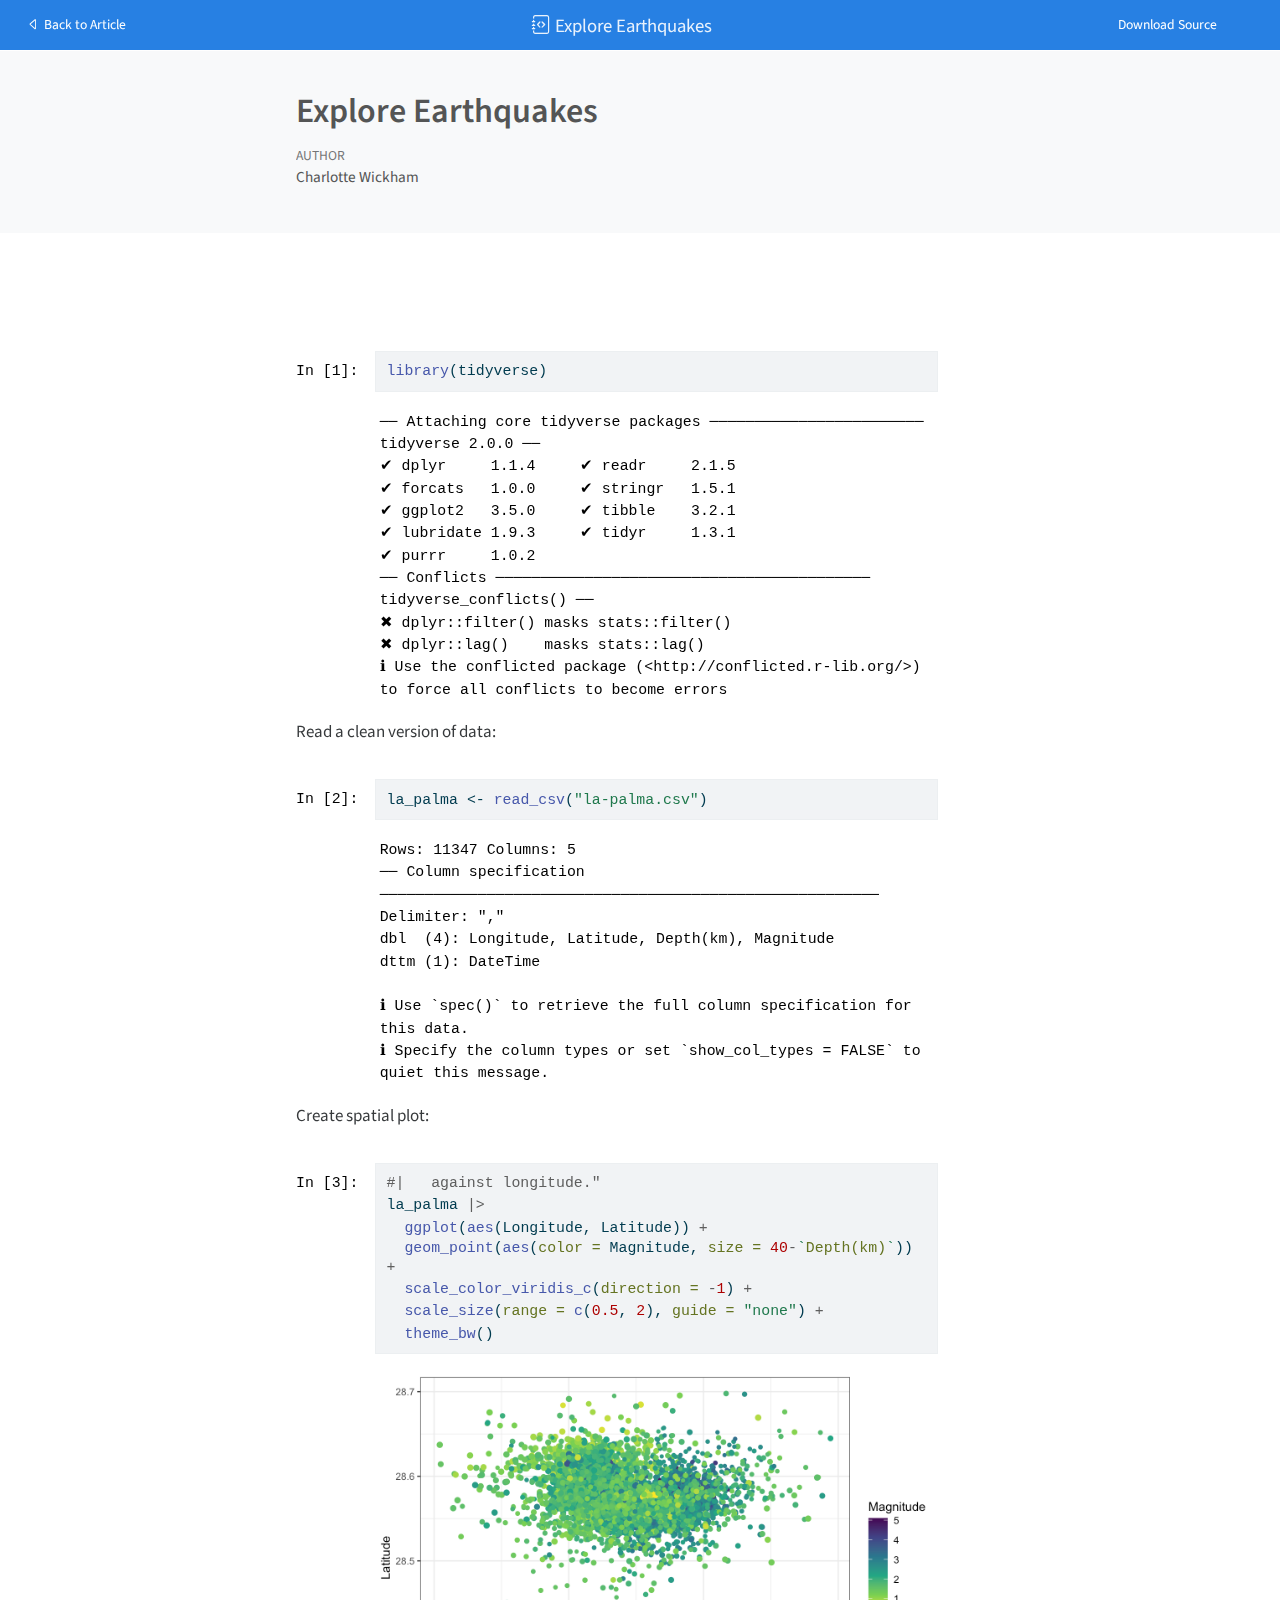
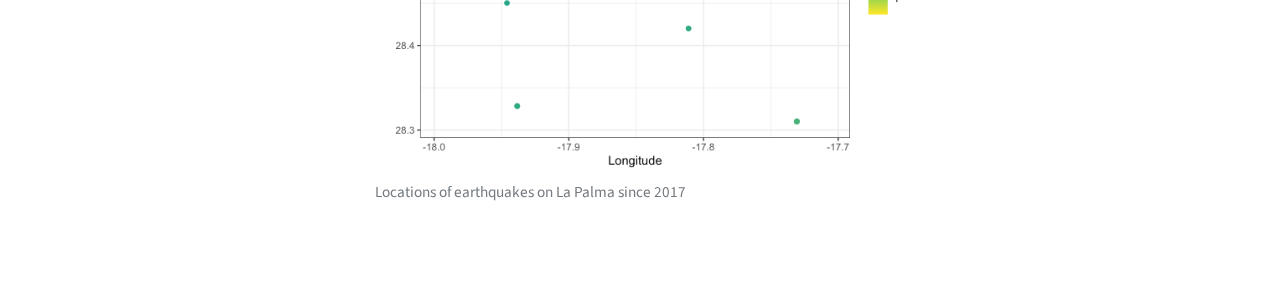
<file: notebooks/explore-earthquakes-preview.html>
<!DOCTYPE html>
<html xmlns="http://www.w3.org/1999/xhtml" lang="en" xml:lang="en"><head>
    <meta charset="utf-8">
    <meta name="generator" content="quarto-1.8.22">

    <meta name="viewport" content="width=device-width, initial-scale=1.0, user-scalable=yes">

    <meta name="author" content="Charlotte Wickham">

    <title>Explore Earthquakes</title>
    <style>
      code{white-space: pre-wrap;}
      span.smallcaps{font-variant: small-caps;}
      div.columns{display: flex; gap: min(4vw, 1.5em);}
      div.column{flex: auto; overflow-x: auto;}
      div.hanging-indent{margin-left: 1.5em; text-indent: -1.5em;}
      ul.task-list{list-style: none;}
      ul.task-list li input[type="checkbox"] {
        width: 0.8em;
        margin: 0 0.8em 0.2em -1em; /* quarto-specific, see https://github.com/quarto-dev/quarto-cli/issues/4556 */ 
        vertical-align: middle;
      }
      /* CSS for syntax highlighting */
      html { -webkit-text-size-adjust: 100%; }
      pre > code.sourceCode { white-space: pre; position: relative; }
      pre > code.sourceCode > span { display: inline-block; line-height: 1.25; }
      pre > code.sourceCode > span:empty { height: 1.2em; }
      .sourceCode { overflow: visible; }
      code.sourceCode > span { color: inherit; text-decoration: inherit; }
      div.sourceCode { margin: 1em 0; }
      pre.sourceCode { margin: 0; }
      @media screen {
      div.sourceCode { overflow: auto; }
      }
      @media print {
      pre > code.sourceCode { white-space: pre-wrap; }
      pre > code.sourceCode > span { text-indent: -5em; padding-left: 5em; }
      }
      pre.numberSource code
        { counter-reset: source-line 0; }
      pre.numberSource code > span
        { position: relative; left: -4em; counter-increment: source-line; }
      pre.numberSource code > span > a:first-child::before
        { content: counter(source-line);
          position: relative; left: -1em; text-align: right; vertical-align: baseline;
          border: none; display: inline-block;
          -webkit-touch-callout: none; -webkit-user-select: none;
          -khtml-user-select: none; -moz-user-select: none;
          -ms-user-select: none; user-select: none;
          padding: 0 4px; width: 4em;
        }
      pre.numberSource { margin-left: 3em;  padding-left: 4px; }
      div.sourceCode
        {   }
      @media screen {
      pre > code.sourceCode > span > a:first-child::before { text-decoration: underline; }
      }
    </style>

    <style>
      body.hypothesis-enabled #quarto-embed-header {
        padding-right: 36px;
      }

      #quarto-embed-header {
        height: 3em;
        width: 100%;
        display: flex;
        justify-content: space-between;
        align-items: center;
        border-bottom: solid 1px;
      }

      #quarto-embed-header h6 {
        font-size: 1.1em;
        padding-top: 0.6em;
        margin-left: 1em;
        margin-right: 1em;
        font-weight: 400;
      }

      #quarto-embed-header a.quarto-back-link,
      #quarto-embed-header a.quarto-download-embed {
        font-size: 0.8em;
        margin-top: 1em;
        margin-bottom: 1em;
        margin-left: 1em;
        margin-right: 1em;
      }

      .quarto-back-container {
        padding-left: 0.5em;
        display: flex;
      }

      .headroom {
          will-change: transform;
          transition: transform 200ms linear;
      }

      .headroom--pinned {
          transform: translateY(0%);
      }

      .headroom--unpinned {
          transform: translateY(-100%);
      }      
    </style>

    <script>
    window.document.addEventListener("DOMContentLoaded", function () {

      var header = window.document.querySelector("#quarto-embed-header");
      const titleBannerEl = window.document.querySelector("body > #title-block-header");
      if (titleBannerEl) {
        titleBannerEl.style.paddingTop = header.clientHeight + "px";
      }
      const contentEl = window.document.getElementById('quarto-content');
      for (const child of contentEl.children) {
        child.style.paddingTop = header.clientHeight + "px";
        child.style.marginTop = "1em";
      }

      // Use the article root if the `back` call doesn't work. This isn't perfect
      // but should typically work
      window.quartoBackToArticle = () => {
        var currentUrl = window.location.href;
        window.history.back();
        setTimeout(() => {
            // if location was not changed in 100 ms, then there is no history back
            if(currentUrl === window.location.href){              
                // redirect to site root
                window.location.href = "../index.html";
            }
        }, 100);
      }

      const headroom = new window.Headroom(header, {
        tolerance: 5,
        onPin: function () {
        },
        onUnpin: function () {
        },
      });
      headroom.init();
    });
    </script>

    
<script src="../site_libs/manuscript-notebook/headroom.min.js"></script>
<script src="../site_libs/clipboard/clipboard.min.js"></script>
<script src="../site_libs/quarto-html/quarto.js" type="module"></script>
<script src="../site_libs/quarto-html/tabsets/tabsets.js" type="module"></script>
<script src="../site_libs/quarto-html/axe/axe-check.js" type="module"></script>
<script src="../site_libs/quarto-html/popper.min.js"></script>
<script src="../site_libs/quarto-html/tippy.umd.min.js"></script>
<script src="../site_libs/quarto-html/anchor.min.js"></script>
<link href="../site_libs/quarto-html/tippy.css" rel="stylesheet">
<link href="../site_libs/quarto-html/quarto-syntax-highlighting-cd7454b418030687c631a6a7286fbe16.css" rel="stylesheet" id="quarto-text-highlighting-styles">
<script src="../site_libs/bootstrap/bootstrap.min.js"></script>
<link href="../site_libs/bootstrap/bootstrap-icons.css" rel="stylesheet">
<link href="../site_libs/bootstrap/bootstrap-87a30bb52edbaa1f531be99b429da128.min.css" rel="stylesheet" append-hash="true" id="quarto-bootstrap" data-mode="light">
<script src="../site_libs/quarto-contrib/glightbox/glightbox.min.js"></script>
<link href="../site_libs/quarto-contrib/glightbox/glightbox.min.css" rel="stylesheet">
<link href="../site_libs/quarto-contrib/glightbox/lightbox.css" rel="stylesheet">
     <script async="" src="https://hypothes.is/embed.js"></script>
<script>
  window.document.addEventListener("DOMContentLoaded", function (_event) {
    document.body.classList.add('hypothesis-enabled');
  });
</script>  
      </head>

  <body class="quarto-notebook quarto-light">
    <div id="quarto-embed-header" class="headroom fixed-top bg-primary">
      
      <a onclick="window.quartoBackToArticle(); return false;" class="btn btn-primary quarto-back-link" href=""><i class="bi bi-caret-left"></i> Back to Article</a>
      <h6><i class="bi bi-journal-code"></i> Explore Earthquakes</h6>

            <a href="../notebooks/explore-earthquakes.qmd" class="btn btn-primary quarto-download-embed" download="explore-earthquakes.qmd">Download Source</a>
          </div>

     <header id="title-block-header" class="quarto-title-block default toc-left page-columns page-full">
  <div class="quarto-title-banner page-columns page-full">
    <div class="quarto-title column-body">
      <h1 class="title">Explore Earthquakes</h1>
          </div>

    
    <div class="quarto-title-meta-container">
      <div class="quarto-title-meta-column-start">
        
        <div class="quarto-title-meta">

                <div>
            <div class="quarto-title-meta-heading">Author</div>
            <div class="quarto-title-meta-contents">
                        <p>Charlotte Wickham </p>
                      </div>
          </div>
                
          
                
              </div>
      </div>
      <div class="quarto-title-meta-column-end quarto-other-formats-target">
      </div>
    </div>



    <div class="quarto-other-links-text-target">
    </div>  </div>
</header><div id="quarto-content" class="page-columns page-rows-contents page-layout-article toc-left">
<div id="quarto-sidebar-toc-left" class="sidebar toc-left">
  
</div>
<div id="quarto-margin-sidebar" class="sidebar margin-sidebar zindex-bottom">
</div>
<main class="content quarto-banner-title-block" id="quarto-document-content">      

     <div class="cell-container"><div class="cell-decorator"><pre>In [1]:</pre></div><div class="cell">
<div class="code-copy-outer-scaffold"><div class="sourceCode cell-code" id="cb1"><pre class="sourceCode r code-with-copy"><code class="sourceCode r"><span id="cb1-1"><a href="#cb1-1" aria-hidden="true" tabindex="-1"></a><span class="fu">library</span>(tidyverse)</span></code></pre></div><button title="Copy to Clipboard" class="code-copy-button"><i class="bi"></i></button></div>
<div class="cell-output cell-output-stderr">
<pre><code>── Attaching core tidyverse packages ──────────────────────── tidyverse 2.0.0 ──
✔ dplyr     1.1.4     ✔ readr     2.1.5
✔ forcats   1.0.0     ✔ stringr   1.5.1
✔ ggplot2   3.5.0     ✔ tibble    3.2.1
✔ lubridate 1.9.3     ✔ tidyr     1.3.1
✔ purrr     1.0.2     
── Conflicts ────────────────────────────────────────── tidyverse_conflicts() ──
✖ dplyr::filter() masks stats::filter()
✖ dplyr::lag()    masks stats::lag()
ℹ Use the conflicted package (&lt;http://conflicted.r-lib.org/&gt;) to force all conflicts to become errors</code></pre>
</div>
</div></div>
<p>Read a clean version of data:</p>
<div class="cell-container"><div class="cell-decorator"><pre>In [2]:</pre></div><div class="cell">
<div class="code-copy-outer-scaffold"><div class="sourceCode cell-code" id="cb3"><pre class="sourceCode r code-with-copy"><code class="sourceCode r"><span id="cb3-1"><a href="#cb3-1" aria-hidden="true" tabindex="-1"></a>la_palma <span class="ot">&lt;-</span> <span class="fu">read_csv</span>(<span class="st">"la-palma.csv"</span>)</span></code></pre></div><button title="Copy to Clipboard" class="code-copy-button"><i class="bi"></i></button></div>
<div class="cell-output cell-output-stderr">
<pre><code>Rows: 11347 Columns: 5
── Column specification ────────────────────────────────────────────────────────
Delimiter: ","
dbl  (4): Longitude, Latitude, Depth(km), Magnitude
dttm (1): DateTime

ℹ Use `spec()` to retrieve the full column specification for this data.
ℹ Specify the column types or set `show_col_types = FALSE` to quiet this message.</code></pre>
</div>
</div></div>
<p>Create spatial plot:</p>
<div class="cell-container"><div class="cell-decorator"><pre>In [3]:</pre></div><div id="cell-fig-spatial-plot" class="cell">
<div class="code-copy-outer-scaffold"><div class="sourceCode cell-code" id="cb5"><pre class="sourceCode r code-with-copy"><code class="sourceCode r"><span id="cb5-1"><a href="#cb5-1" aria-hidden="true" tabindex="-1"></a><span class="co">#|   against longitude."</span></span>
<span id="cb5-2"><a href="#cb5-2" aria-hidden="true" tabindex="-1"></a>la_palma <span class="sc">|&gt;</span> </span>
<span id="cb5-3"><a href="#cb5-3" aria-hidden="true" tabindex="-1"></a>  <span class="fu">ggplot</span>(<span class="fu">aes</span>(Longitude, Latitude)) <span class="sc">+</span></span>
<span id="cb5-4"><a href="#cb5-4" aria-hidden="true" tabindex="-1"></a>  <span class="fu">geom_point</span>(<span class="fu">aes</span>(<span class="at">color =</span> Magnitude, <span class="at">size =</span> <span class="dv">40</span><span class="sc">-</span><span class="st">`</span><span class="at">Depth(km)</span><span class="st">`</span>)) <span class="sc">+</span></span>
<span id="cb5-5"><a href="#cb5-5" aria-hidden="true" tabindex="-1"></a>  <span class="fu">scale_color_viridis_c</span>(<span class="at">direction =</span> <span class="sc">-</span><span class="dv">1</span>) <span class="sc">+</span> </span>
<span id="cb5-6"><a href="#cb5-6" aria-hidden="true" tabindex="-1"></a>  <span class="fu">scale_size</span>(<span class="at">range =</span> <span class="fu">c</span>(<span class="fl">0.5</span>, <span class="dv">2</span>), <span class="at">guide =</span> <span class="st">"none"</span>) <span class="sc">+</span></span>
<span id="cb5-7"><a href="#cb5-7" aria-hidden="true" tabindex="-1"></a>  <span class="fu">theme_bw</span>()</span></code></pre></div><button title="Copy to Clipboard" class="code-copy-button"><i class="bi"></i></button></div>
<div class="cell-output-display">
<div id="fig-spatial-plot" class="quarto-float quarto-figure quarto-figure-center anchored" alt="A scatterplot of earthquake locations plotting latitude against longitude.">
<figure class="quarto-float quarto-float-fig figure">
<div aria-describedby="fig-spatial-plot-caption-0ceaefa1-69ba-4598-a22c-09a6ac19f8ca" class="">
<a href="explore-earthquakes_files/figure-html/fig-spatial-plot-1.png" class="lightbox" data-gallery="quarto-lightbox-gallery-1" title="Locations of earthquakes on La Palma since 2017"><img src="explore-earthquakes_files/figure-html/fig-spatial-plot-1.png" class="img-fluid figure-img" alt="A scatterplot of earthquake locations plotting latitude against longitude." width="672"></a>
</div>
<figcaption class="quarto-float-caption-bottom quarto-float-caption quarto-float-fig" id="fig-spatial-plot-caption-0ceaefa1-69ba-4598-a22c-09a6ac19f8ca">
Locations of earthquakes on La Palma since 2017
</figcaption>
</figure>
</div>
</div>
</div></div>
     </main>
<!-- /main column -->  <script id="quarto-html-after-body" type="application/javascript">
  window.document.addEventListener("DOMContentLoaded", function (event) {
    const icon = "";
    const anchorJS = new window.AnchorJS();
    anchorJS.options = {
      placement: 'right',
      icon: icon
    };
    anchorJS.add('.anchored');
    const isCodeAnnotation = (el) => {
      for (const clz of el.classList) {
        if (clz.startsWith('code-annotation-')) {                     
          return true;
        }
      }
      return false;
    }
    const onCopySuccess = function(e) {
      // button target
      const button = e.trigger;
      // don't keep focus
      button.blur();
      // flash "checked"
      button.classList.add('code-copy-button-checked');
      var currentTitle = button.getAttribute("title");
      button.setAttribute("title", "Copied!");
      let tooltip;
      if (window.bootstrap) {
        button.setAttribute("data-bs-toggle", "tooltip");
        button.setAttribute("data-bs-placement", "left");
        button.setAttribute("data-bs-title", "Copied!");
        tooltip = new bootstrap.Tooltip(button, 
          { trigger: "manual", 
            customClass: "code-copy-button-tooltip",
            offset: [0, -8]});
        tooltip.show();    
      }
      setTimeout(function() {
        if (tooltip) {
          tooltip.hide();
          button.removeAttribute("data-bs-title");
          button.removeAttribute("data-bs-toggle");
          button.removeAttribute("data-bs-placement");
        }
        button.setAttribute("title", currentTitle);
        button.classList.remove('code-copy-button-checked');
      }, 1000);
      // clear code selection
      e.clearSelection();
    }
    const getTextToCopy = function(trigger) {
        const codeEl = trigger.previousElementSibling.cloneNode(true);
        for (const childEl of codeEl.children) {
          if (isCodeAnnotation(childEl)) {
            childEl.remove();
          }
        }
        return codeEl.innerText;
    }
    const clipboard = new window.ClipboardJS('.code-copy-button:not([data-in-quarto-modal])', {
      text: getTextToCopy
    });
    clipboard.on('success', onCopySuccess);
    if (window.document.getElementById('quarto-embedded-source-code-modal')) {
      const clipboardModal = new window.ClipboardJS('.code-copy-button[data-in-quarto-modal]', {
        text: getTextToCopy,
        container: window.document.getElementById('quarto-embedded-source-code-modal')
      });
      clipboardModal.on('success', onCopySuccess);
    }
      var localhostRegex = new RegExp(/^(?:http|https):\/\/localhost\:?[0-9]*\//);
      var mailtoRegex = new RegExp(/^mailto:/);
        var filterRegex = new RegExp('/' + window.location.host + '/');
      var isInternal = (href) => {
          return filterRegex.test(href) || localhostRegex.test(href) || mailtoRegex.test(href);
      }
      // Inspect non-navigation links and adorn them if external
     var links = window.document.querySelectorAll('a[href]:not(.nav-link):not(.navbar-brand):not(.toc-action):not(.sidebar-link):not(.sidebar-item-toggle):not(.pagination-link):not(.no-external):not([aria-hidden]):not(.dropdown-item):not(.quarto-navigation-tool):not(.about-link)');
      for (var i=0; i<links.length; i++) {
        const link = links[i];
        if (!isInternal(link.href)) {
          // undo the damage that might have been done by quarto-nav.js in the case of
          // links that we want to consider external
          if (link.dataset.originalHref !== undefined) {
            link.href = link.dataset.originalHref;
          }
        }
      }
    function tippyHover(el, contentFn, onTriggerFn, onUntriggerFn) {
      const config = {
        allowHTML: true,
        maxWidth: 500,
        delay: 100,
        arrow: false,
        appendTo: function(el) {
            return el.parentElement;
        },
        interactive: true,
        interactiveBorder: 10,
        theme: 'quarto',
        placement: 'bottom-start',
      };
      if (contentFn) {
        config.content = contentFn;
      }
      if (onTriggerFn) {
        config.onTrigger = onTriggerFn;
      }
      if (onUntriggerFn) {
        config.onUntrigger = onUntriggerFn;
      }
      window.tippy(el, config); 
    }
    const noterefs = window.document.querySelectorAll('a[role="doc-noteref"]');
    for (var i=0; i<noterefs.length; i++) {
      const ref = noterefs[i];
      tippyHover(ref, function() {
        // use id or data attribute instead here
        let href = ref.getAttribute('data-footnote-href') || ref.getAttribute('href');
        try { href = new URL(href).hash; } catch {}
        const id = href.replace(/^#\/?/, "");
        const note = window.document.getElementById(id);
        if (note) {
          return note.innerHTML;
        } else {
          return "";
        }
      });
    }
    const xrefs = window.document.querySelectorAll('a.quarto-xref');
    const processXRef = (id, note) => {
      // Strip column container classes
      const stripColumnClz = (el) => {
        el.classList.remove("page-full", "page-columns");
        if (el.children) {
          for (const child of el.children) {
            stripColumnClz(child);
          }
        }
      }
      stripColumnClz(note)
      if (id === null || id.startsWith('sec-')) {
        // Special case sections, only their first couple elements
        const container = document.createElement("div");
        if (note.children && note.children.length > 2) {
          container.appendChild(note.children[0].cloneNode(true));
          for (let i = 1; i < note.children.length; i++) {
            const child = note.children[i];
            if (child.tagName === "P" && child.innerText === "") {
              continue;
            } else {
              container.appendChild(child.cloneNode(true));
              break;
            }
          }
          if (window.Quarto?.typesetMath) {
            window.Quarto.typesetMath(container);
          }
          return container.innerHTML
        } else {
          if (window.Quarto?.typesetMath) {
            window.Quarto.typesetMath(note);
          }
          return note.innerHTML;
        }
      } else {
        // Remove any anchor links if they are present
        const anchorLink = note.querySelector('a.anchorjs-link');
        if (anchorLink) {
          anchorLink.remove();
        }
        if (window.Quarto?.typesetMath) {
          window.Quarto.typesetMath(note);
        }
        if (note.classList.contains("callout")) {
          return note.outerHTML;
        } else {
          return note.innerHTML;
        }
      }
    }
    for (var i=0; i<xrefs.length; i++) {
      const xref = xrefs[i];
      tippyHover(xref, undefined, function(instance) {
        instance.disable();
        let url = xref.getAttribute('href');
        let hash = undefined; 
        if (url.startsWith('#')) {
          hash = url;
        } else {
          try { hash = new URL(url).hash; } catch {}
        }
        if (hash) {
          const id = hash.replace(/^#\/?/, "");
          const note = window.document.getElementById(id);
          if (note !== null) {
            try {
              const html = processXRef(id, note.cloneNode(true));
              instance.setContent(html);
            } finally {
              instance.enable();
              instance.show();
            }
          } else {
            // See if we can fetch this
            fetch(url.split('#')[0])
            .then(res => res.text())
            .then(html => {
              const parser = new DOMParser();
              const htmlDoc = parser.parseFromString(html, "text/html");
              const note = htmlDoc.getElementById(id);
              if (note !== null) {
                const html = processXRef(id, note);
                instance.setContent(html);
              } 
            }).finally(() => {
              instance.enable();
              instance.show();
            });
          }
        } else {
          // See if we can fetch a full url (with no hash to target)
          // This is a special case and we should probably do some content thinning / targeting
          fetch(url)
          .then(res => res.text())
          .then(html => {
            const parser = new DOMParser();
            const htmlDoc = parser.parseFromString(html, "text/html");
            const note = htmlDoc.querySelector('main.content');
            if (note !== null) {
              // This should only happen for chapter cross references
              // (since there is no id in the URL)
              // remove the first header
              if (note.children.length > 0 && note.children[0].tagName === "HEADER") {
                note.children[0].remove();
              }
              const html = processXRef(null, note);
              instance.setContent(html);
            } 
          }).finally(() => {
            instance.enable();
            instance.show();
          });
        }
      }, function(instance) {
      });
    }
        let selectedAnnoteEl;
        const selectorForAnnotation = ( cell, annotation) => {
          let cellAttr = 'data-code-cell="' + cell + '"';
          let lineAttr = 'data-code-annotation="' +  annotation + '"';
          const selector = 'span[' + cellAttr + '][' + lineAttr + ']';
          return selector;
        }
        const selectCodeLines = (annoteEl) => {
          const doc = window.document;
          const targetCell = annoteEl.getAttribute("data-target-cell");
          const targetAnnotation = annoteEl.getAttribute("data-target-annotation");
          const annoteSpan = window.document.querySelector(selectorForAnnotation(targetCell, targetAnnotation));
          const lines = annoteSpan.getAttribute("data-code-lines").split(",");
          const lineIds = lines.map((line) => {
            return targetCell + "-" + line;
          })
          let top = null;
          let height = null;
          let parent = null;
          if (lineIds.length > 0) {
              //compute the position of the single el (top and bottom and make a div)
              const el = window.document.getElementById(lineIds[0]);
              top = el.offsetTop;
              height = el.offsetHeight;
              parent = el.parentElement.parentElement;
            if (lineIds.length > 1) {
              const lastEl = window.document.getElementById(lineIds[lineIds.length - 1]);
              const bottom = lastEl.offsetTop + lastEl.offsetHeight;
              height = bottom - top;
            }
            if (top !== null && height !== null && parent !== null) {
              // cook up a div (if necessary) and position it 
              let div = window.document.getElementById("code-annotation-line-highlight");
              if (div === null) {
                div = window.document.createElement("div");
                div.setAttribute("id", "code-annotation-line-highlight");
                div.style.position = 'absolute';
                parent.appendChild(div);
              }
              div.style.top = top - 2 + "px";
              div.style.height = height + 4 + "px";
              div.style.left = 0;
              let gutterDiv = window.document.getElementById("code-annotation-line-highlight-gutter");
              if (gutterDiv === null) {
                gutterDiv = window.document.createElement("div");
                gutterDiv.setAttribute("id", "code-annotation-line-highlight-gutter");
                gutterDiv.style.position = 'absolute';
                const codeCell = window.document.getElementById(targetCell);
                const gutter = codeCell.querySelector('.code-annotation-gutter');
                gutter.appendChild(gutterDiv);
              }
              gutterDiv.style.top = top - 2 + "px";
              gutterDiv.style.height = height + 4 + "px";
            }
            selectedAnnoteEl = annoteEl;
          }
        };
        const unselectCodeLines = () => {
          const elementsIds = ["code-annotation-line-highlight", "code-annotation-line-highlight-gutter"];
          elementsIds.forEach((elId) => {
            const div = window.document.getElementById(elId);
            if (div) {
              div.remove();
            }
          });
          selectedAnnoteEl = undefined;
        };
          // Handle positioning of the toggle
      window.addEventListener(
        "resize",
        throttle(() => {
          elRect = undefined;
          if (selectedAnnoteEl) {
            selectCodeLines(selectedAnnoteEl);
          }
        }, 10)
      );
      function throttle(fn, ms) {
      let throttle = false;
      let timer;
        return (...args) => {
          if(!throttle) { // first call gets through
              fn.apply(this, args);
              throttle = true;
          } else { // all the others get throttled
              if(timer) clearTimeout(timer); // cancel #2
              timer = setTimeout(() => {
                fn.apply(this, args);
                timer = throttle = false;
              }, ms);
          }
        };
      }
        // Attach click handler to the DT
        const annoteDls = window.document.querySelectorAll('dt[data-target-cell]');
        for (const annoteDlNode of annoteDls) {
          annoteDlNode.addEventListener('click', (event) => {
            const clickedEl = event.target;
            if (clickedEl !== selectedAnnoteEl) {
              unselectCodeLines();
              const activeEl = window.document.querySelector('dt[data-target-cell].code-annotation-active');
              if (activeEl) {
                activeEl.classList.remove('code-annotation-active');
              }
              selectCodeLines(clickedEl);
              clickedEl.classList.add('code-annotation-active');
            } else {
              // Unselect the line
              unselectCodeLines();
              clickedEl.classList.remove('code-annotation-active');
            }
          });
        }
    const findCites = (el) => {
      const parentEl = el.parentElement;
      if (parentEl) {
        const cites = parentEl.dataset.cites;
        if (cites) {
          return {
            el,
            cites: cites.split(' ')
          };
        } else {
          return findCites(el.parentElement)
        }
      } else {
        return undefined;
      }
    };
    var bibliorefs = window.document.querySelectorAll('a[role="doc-biblioref"]');
    for (var i=0; i<bibliorefs.length; i++) {
      const ref = bibliorefs[i];
      const citeInfo = findCites(ref);
      if (citeInfo) {
        tippyHover(citeInfo.el, function() {
          var popup = window.document.createElement('div');
          citeInfo.cites.forEach(function(cite) {
            var citeDiv = window.document.createElement('div');
            citeDiv.classList.add('hanging-indent');
            citeDiv.classList.add('csl-entry');
            var biblioDiv = window.document.getElementById('ref-' + cite);
            if (biblioDiv) {
              citeDiv.innerHTML = biblioDiv.innerHTML;
            }
            popup.appendChild(citeDiv);
          });
          return popup.innerHTML;
        });
      }
    }
  });
  </script>  </div> <!-- /content -->  <script>var lightboxQuarto = GLightbox({"closeEffect":"zoom","descPosition":"bottom","loop":false,"openEffect":"zoom","selector":".lightbox"});
(function() {
  let previousOnload = window.onload;
  window.onload = () => {
    if (previousOnload) {
      previousOnload();
    }
    lightboxQuarto.on('slide_before_load', (data) => {
      const { slideIndex, slideNode, slideConfig, player, trigger } = data;
      const href = trigger.getAttribute('href');
      if (href !== null) {
        const imgEl = window.document.querySelector(`a[href="${href}"] img`);
        if (imgEl !== null) {
          const srcAttr = imgEl.getAttribute("src");
          if (srcAttr && srcAttr.startsWith("data:")) {
            slideConfig.href = srcAttr;
          }
        }
      } 
    });
  
    lightboxQuarto.on('slide_after_load', (data) => {
      const { slideIndex, slideNode, slideConfig, player, trigger } = data;
      if (window.Quarto?.typesetMath) {
        window.Quarto.typesetMath(slideNode);
      }
    });
  
  };
  
})();
          </script> 
  
</body></html>
</file>
<file: site_libs/quarto-html/tippy.css>
.tippy-box[data-animation=fade][data-state=hidden]{opacity:0}[data-tippy-root]{max-width:calc(100vw - 10px)}.tippy-box{position:relative;background-color:#333;color:#fff;border-radius:4px;font-size:14px;line-height:1.4;white-space:normal;outline:0;transition-property:transform,visibility,opacity}.tippy-box[data-placement^=top]>.tippy-arrow{bottom:0}.tippy-box[data-placement^=top]>.tippy-arrow:before{bottom:-7px;left:0;border-width:8px 8px 0;border-top-color:initial;transform-origin:center top}.tippy-box[data-placement^=bottom]>.tippy-arrow{top:0}.tippy-box[data-placement^=bottom]>.tippy-arrow:before{top:-7px;left:0;border-width:0 8px 8px;border-bottom-color:initial;transform-origin:center bottom}.tippy-box[data-placement^=left]>.tippy-arrow{right:0}.tippy-box[data-placement^=left]>.tippy-arrow:before{border-width:8px 0 8px 8px;border-left-color:initial;right:-7px;transform-origin:center left}.tippy-box[data-placement^=right]>.tippy-arrow{left:0}.tippy-box[data-placement^=right]>.tippy-arrow:before{left:-7px;border-width:8px 8px 8px 0;border-right-color:initial;transform-origin:center right}.tippy-box[data-inertia][data-state=visible]{transition-timing-function:cubic-bezier(.54,1.5,.38,1.11)}.tippy-arrow{width:16px;height:16px;color:#333}.tippy-arrow:before{content:"";position:absolute;border-color:transparent;border-style:solid}.tippy-content{position:relative;padding:5px 9px;z-index:1}
</file>
<file: site_libs/quarto-html/quarto-syntax-highlighting-cd7454b418030687c631a6a7286fbe16.css>
/* quarto syntax highlight colors */
:root {
  --quarto-hl-ot-color: #003B4F;
  --quarto-hl-at-color: #657422;
  --quarto-hl-ss-color: #20794D;
  --quarto-hl-an-color: #5E5E5E;
  --quarto-hl-fu-color: #4758AB;
  --quarto-hl-st-color: #20794D;
  --quarto-hl-cf-color: #003B4F;
  --quarto-hl-op-color: #5E5E5E;
  --quarto-hl-er-color: #AD0000;
  --quarto-hl-bn-color: #AD0000;
  --quarto-hl-al-color: #AD0000;
  --quarto-hl-va-color: #111111;
  --quarto-hl-bu-color: inherit;
  --quarto-hl-ex-color: inherit;
  --quarto-hl-pp-color: #AD0000;
  --quarto-hl-in-color: #5E5E5E;
  --quarto-hl-vs-color: #20794D;
  --quarto-hl-wa-color: #5E5E5E;
  --quarto-hl-do-color: #5E5E5E;
  --quarto-hl-im-color: #00769E;
  --quarto-hl-ch-color: #20794D;
  --quarto-hl-dt-color: #AD0000;
  --quarto-hl-fl-color: #AD0000;
  --quarto-hl-co-color: #5E5E5E;
  --quarto-hl-cv-color: #5E5E5E;
  --quarto-hl-cn-color: #8f5902;
  --quarto-hl-sc-color: #5E5E5E;
  --quarto-hl-dv-color: #AD0000;
  --quarto-hl-kw-color: #003B4F;
}

/* other quarto variables */
:root {
  --quarto-font-monospace: SFMono-Regular, Menlo, Monaco, Consolas, "Liberation Mono", "Courier New", monospace;
}

/* syntax highlight based on Pandoc's rules */
pre > code.sourceCode > span {
  color: #003B4F;
}

code.sourceCode > span {
  color: #003B4F;
}

div.sourceCode,
div.sourceCode pre.sourceCode {
  color: #003B4F;
}

/* Normal */
code span {
  color: #003B4F;
}

/* Alert */
code span.al {
  color: #AD0000;
  font-style: inherit;
}

/* Annotation */
code span.an {
  color: #5E5E5E;
  font-style: inherit;
}

/* Attribute */
code span.at {
  color: #657422;
  font-style: inherit;
}

/* BaseN */
code span.bn {
  color: #AD0000;
  font-style: inherit;
}

/* BuiltIn */
code span.bu {
  font-style: inherit;
}

/* ControlFlow */
code span.cf {
  color: #003B4F;
  font-weight: bold;
  font-style: inherit;
}

/* Char */
code span.ch {
  color: #20794D;
  font-style: inherit;
}

/* Constant */
code span.cn {
  color: #8f5902;
  font-style: inherit;
}

/* Comment */
code span.co {
  color: #5E5E5E;
  font-style: inherit;
}

/* CommentVar */
code span.cv {
  color: #5E5E5E;
  font-style: italic;
}

/* Documentation */
code span.do {
  color: #5E5E5E;
  font-style: italic;
}

/* DataType */
code span.dt {
  color: #AD0000;
  font-style: inherit;
}

/* DecVal */
code span.dv {
  color: #AD0000;
  font-style: inherit;
}

/* Error */
code span.er {
  color: #AD0000;
  font-style: inherit;
}

/* Extension */
code span.ex {
  font-style: inherit;
}

/* Float */
code span.fl {
  color: #AD0000;
  font-style: inherit;
}

/* Function */
code span.fu {
  color: #4758AB;
  font-style: inherit;
}

/* Import */
code span.im {
  color: #00769E;
  font-style: inherit;
}

/* Information */
code span.in {
  color: #5E5E5E;
  font-style: inherit;
}

/* Keyword */
code span.kw {
  color: #003B4F;
  font-weight: bold;
  font-style: inherit;
}

/* Operator */
code span.op {
  color: #5E5E5E;
  font-style: inherit;
}

/* Other */
code span.ot {
  color: #003B4F;
  font-style: inherit;
}

/* Preprocessor */
code span.pp {
  color: #AD0000;
  font-style: inherit;
}

/* SpecialChar */
code span.sc {
  color: #5E5E5E;
  font-style: inherit;
}

/* SpecialString */
code span.ss {
  color: #20794D;
  font-style: inherit;
}

/* String */
code span.st {
  color: #20794D;
  font-style: inherit;
}

/* Variable */
code span.va {
  color: #111111;
  font-style: inherit;
}

/* VerbatimString */
code span.vs {
  color: #20794D;
  font-style: inherit;
}

/* Warning */
code span.wa {
  color: #5E5E5E;
  font-style: italic;
}

.prevent-inlining {
  content: "</";
}

/*# sourceMappingURL=cc7404ab61391eed0f58b5c97bfcf92b.css.map */
</file>
